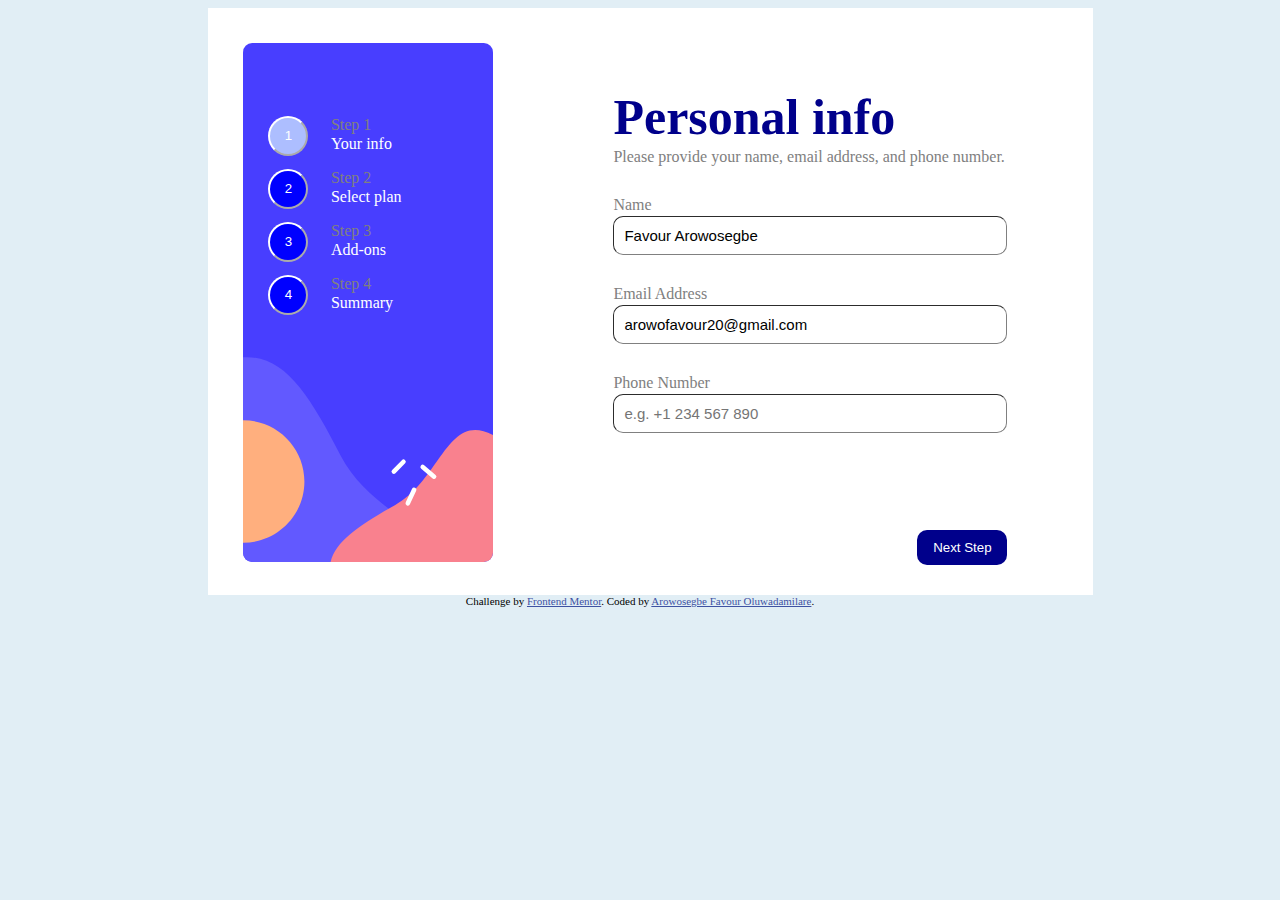
<file: index.html>
<!DOCTYPE html>
<html lang="en">
<head>
  <meta charset="UTF-8">
  <meta name="viewport" content="width=device-width, initial-scale=1.0"> 

  <link rel="icon" type="image/png" sizes="32x32" href="./assets/images/favicon-32x32.png">
  <link rel="stylesheet" href="styles/index1.css">
  
  <title>Frontend Mentor | Multi-step form</title>
</head>
<body>
  <div id="main-div">
    <div id="left-div">
      <img src="assets/images/bg-sidebar-desktop.svg" alt="">
      <div id="steps-div">
        <div id="steps-2">
          <button id="left-btn1">1</button>
          <div id="steps-3">
            <p id="steps">Step 1</p> 
            <p>Your info</p>
          </div>   
        </div> 
        <div id="steps-2">
          <button id="left-btn">2</button>
          <div id="steps-3">
            <p id="steps">Step 2</p>
            <p>Select plan</p> 
        </div> 
          </div> 
        <div id="steps-2">
          <button id="left-btn">3</button>
          <div id="steps-3">
            <p id="steps">Step 3</p>
            <p>Add-ons</p> 
          </div>
          </div>
        <div id="steps-2">
          <button id="left-btn">4</button>
          <div id="steps-3">
            <p id="steps">Step 4</p>
            <p>Summary</p> 
        </div>
      </div>
          </div>
    </div>

  <div class="right-side">
    <div class="sub-topic">
      Personal info
    </div>
    <div class="info">
      Please provide your name, email address, and phone number.
    </div>
    <div class="display">
      <div class="name">Name</div>
      <div class="requirement requirement-js"></div>
    </div>
    <input class="name-js" type="text" maxlength="35" value="Favour Arowosegbe"  placeholder="e.g. Stephen King">
    <div class="display">
      <div class="name">Email Address</div>
      <div class="requirement requirement-js2"></div>
    </div>
    <input class="email-js" type="email" maxlength="35" value="arowofavour20@gmail.com" placeholder="e.g. stephenking@lorem.com">
    <div class="display">
      <div class="name">Phone Number</div>
      <div class="requirement requirement-js3"></div>
    </div>
    <input class="tel-js" type="number" maxlength="35" placeholder="e.g. +1 234 567 890">
    <button onclick="validateForm()" class="enter-btn">
      Next Step
    </button>
  </div>  
  </div>

  <div class="attribution">
    Challenge by <a href="https://www.frontendmentor.io?ref=challenge" target="_blank">Frontend Mentor</a>. 
    Coded by <a href="#">Arowosegbe Favour Oluwadamilare</a>.
  </div>

  <script src="javascript/index.js"></script>
</body>
</html>
</file>
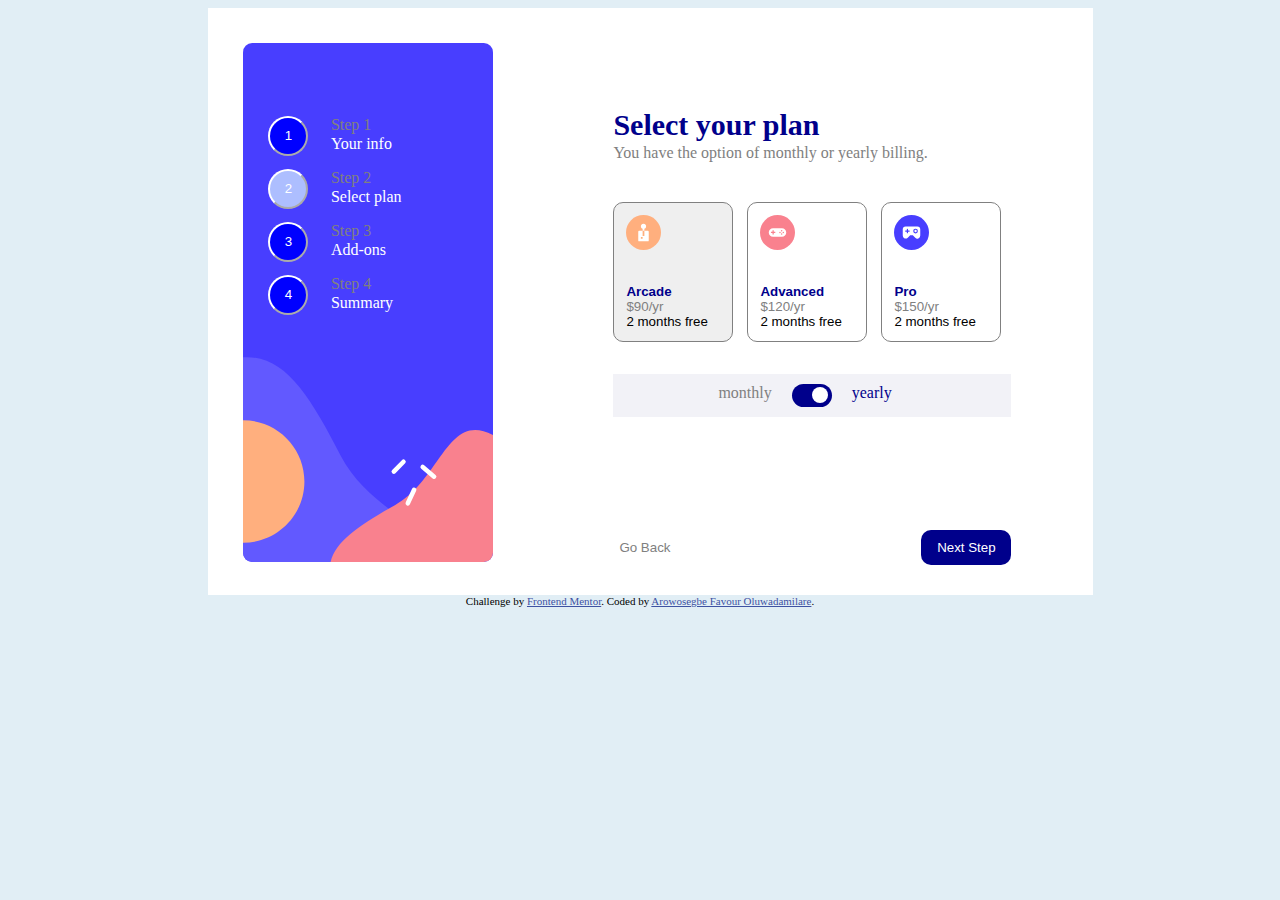
<file: index-2-yearly.html>
<!DOCTYPE html>
<html lang="en">
<head>
  <meta charset="UTF-8">
  <meta name="viewport" content="width=device-width, initial-scale=1.0"> 

  <link rel="icon" type="image/png" sizes="32x32" href="./assets/images/favicon-32x32.png">
  <link rel="stylesheet" href="styles/index-2-yearly.css">
  
  <title>Frontend Mentor 2-yearly</title>
</head>
<body>
  <div id="main-div">
    <div id="left-div">
      <img class="main-img" src="assets/images/bg-sidebar-desktop.svg">
      <div id="steps-div">
        <div id="steps-2">
          <button id="left-btn">1</button>
          <div id="steps-3">
            <p id="steps">Step 1</p> 
            <p>Your info</p>
          </div>   
        </div> 
        <div id="steps-2">
          <button id="left-btn1">2</button>
          <div id="steps-3">
            <p id="steps">Step 2</p>
            <p>Select plan</p> 
        </div> 
          </div> 
        <div id="steps-2">
          <button id="left-btn">3</button>
          <div id="steps-3">
            <p id="steps">Step 3</p>
            <p>Add-ons</p> 
          </div>
          </div>
        <div id="steps-2">
          <button id="left-btn">4</button>
          <div id="steps-3">
            <p id="steps">Step 4</p>
            <p>Summary</p> 
        </div>
      </div>
          </div>
    </div>
  <div class="right-side">
    <div class="sub-topic">
        Select your plan
    </div>
    <div class="info">
        You have the option of monthly or yearly billing.
    </div>
    <button onclick="planButton('First')" class="right-btn1 right-btn1">
        <img class="img-rhs" src="assets/images/icon-arcade.svg">
        <div class="img-text">
            <div class="level">Arcade</div>
            <div class="time">$90/yr</div>
            <div class="level-b">2 months free</div>
        </div>
    </button>
    <button onclick="planButton('Second')" class="right-btn right-btn2">
        <img class="img-rhs" src="assets/images/icon-advanced.svg">
        <div class="img-text">
            <div class="level">Advanced</div>
            <div class="time">$120/yr</div>
            <div class="level-b">2 months free</div>
        </div>
    </button>
    <button onclick="planButton('Third')" class="right-btn right-btn3">
        <img class="img-rhs" src="assets/images/icon-pro.svg">
        <div class="img-text">
            <div class="level">Pro</div>
            <div class="time">$150/yr</div>
            <div class="level-b">2 months free</div>
        </div>
    </button>
    <div class="period">
      <div class="monthly">monthly</div>
      <label onclick="toggleButton2()" class="switch">
        <input type="checkbox">
        <span class="slider round"></span>
      </label>
      <div class="yearly">yearly</div>
    </div>
  
    <button onclick="backBtnYear2()" class="back-btn">Go Back</button>
    <button onclick="myFunctionYear2()" class="enter-btn">
      Next Step
    </button>
  </div>
  </div>

  <div class="attribution">
    Challenge by <a href="https://www.frontendmentor.io?ref=challenge" target="_blank">Frontend Mentor</a>. 
    Coded by <a href="#">Arowosegbe Favour Oluwadamilare</a>.
  </div>

  <script src="javascript/index2.js"></script>
</body>
</html>
</file>
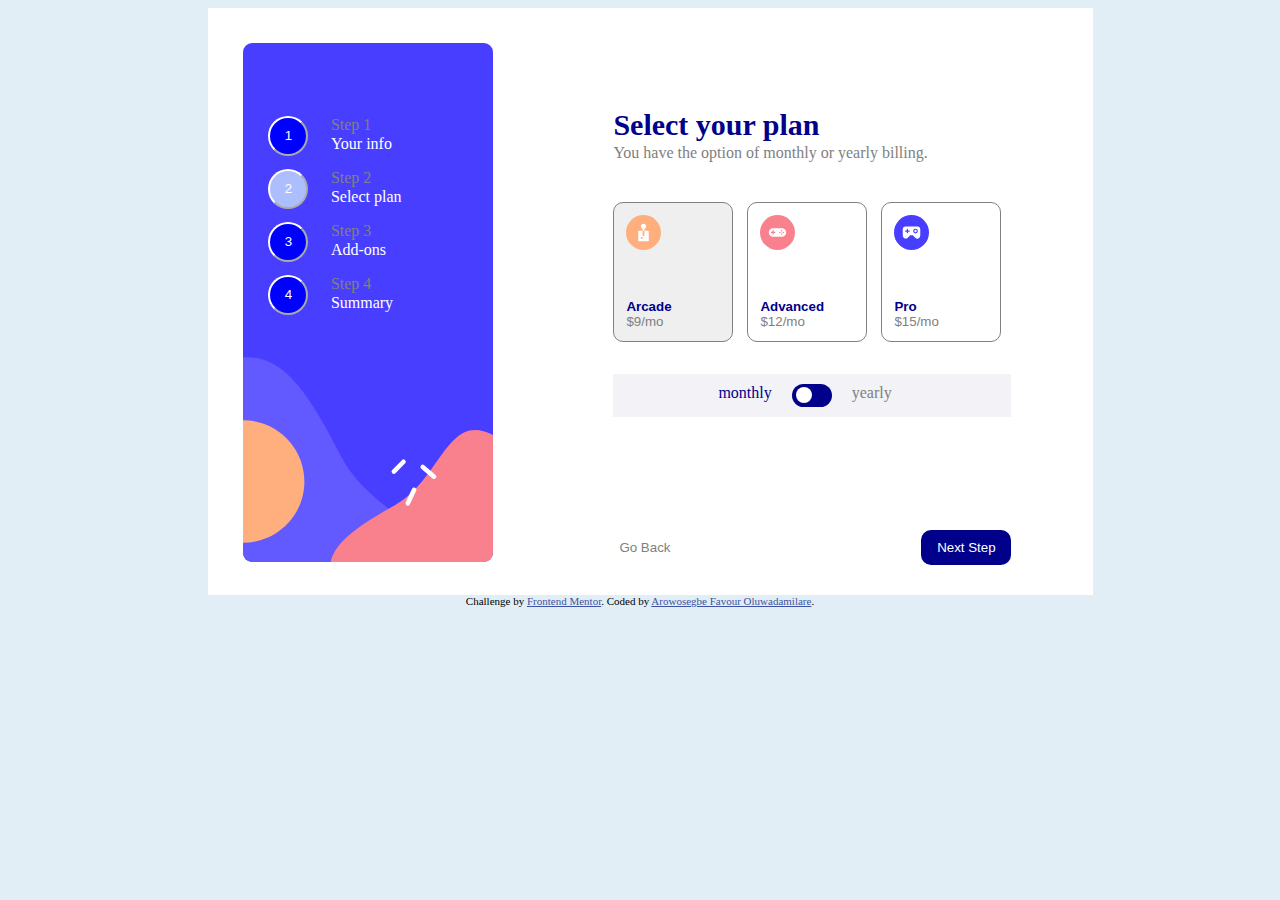
<file: index-2.html>
<!DOCTYPE html>
<html lang="en">
<head>
  <meta charset="UTF-8">
  <meta name="viewport" content="width=device-width, initial-scale=1.0"> 

  <link rel="icon" type="image/png" sizes="32x32" href="./assets/images/favicon-32x32.png">
  <link rel="stylesheet" href="styles/index-2.css">
  
  <title>Frontend Mentor 2</title>
</head>
<body>
  <div id="main-div">
    <div id="left-div">
      <img class="main-img" src="assets/images/bg-sidebar-desktop.svg">
      <div id="steps-div">
        <div id="steps-2">
          <button id="left-btn">1</button>
          <div id="steps-3">
            <p id="steps">Step 1</p> 
            <p>Your info</p>
          </div>   
        </div> 
        <div id="steps-2">
          <button id="left-btn1">2</button>
          <div id="steps-3">
            <p id="steps">Step 2</p>
            <p>Select plan</p> 
        </div> 
          </div> 
        <div id="steps-2">
          <button id="left-btn">3</button>
          <div id="steps-3">
            <p id="steps">Step 3</p>
            <p>Add-ons</p> 
          </div>
          </div>
        <div id="steps-2">
          <button id="left-btn">4</button>
          <div id="steps-3">
            <p id="steps">Step 4</p>
            <p>Summary</p> 
        </div>
      </div>
          </div>
    </div>
  <div class="right-side">
    <div class="sub-topic">
        Select your plan
    </div>
    <div class="info">
        You have the option of monthly or yearly billing.
    </div>
    <button onclick="planButton('First')" class="right-btn1 right-btn1" >
        <img class="img-rhs" src="assets/images/icon-arcade.svg">
        <div class="img-text">
            <div class="level">Arcade</div>
            <div class="time">$9/mo</div>
        </div>
    </button>
    <button onclick="planButton('Second')" class="right-btn right-btn2">
        <img class="img-rhs" src="assets/images/icon-advanced.svg">
        <div class="img-text">
            <div class="level">Advanced</div>
            <div class="time">$12/mo</div>
        </div>
    </button>
    <button onclick="planButton('Third')" class="right-btn right-btn3">
        <img class="img-rhs" src="assets/images/icon-pro.svg">
        <div class="img-text">
            <div class="level">Pro</div>
            <div class="time">$15/mo</div>
        </div>
    </button>
  <div class="period">
    <div class="monthly">monthly</div>
    <label onclick="toggleButton()" class="switch">
      <input type="checkbox">
      <span class="slider round"></span>
    </label>
    <div class="yearly">yearly</div>
  </div>

    <button onclick="backBtn2()" class="back-btn">Go Back</button>
    <button onclick="myFunction2()" class="enter-btn">
      Next Step
    </button>
  </div>
  </div>

  <div class="attribution">
    Challenge by <a href="https://www.frontendmentor.io?ref=challenge" target="_blank">Frontend Mentor</a>. 
    Coded by <a href="#">Arowosegbe Favour Oluwadamilare</a>.
  </div>

  <script src="javascript/index.js"></script>
</body>
</html>
</file>
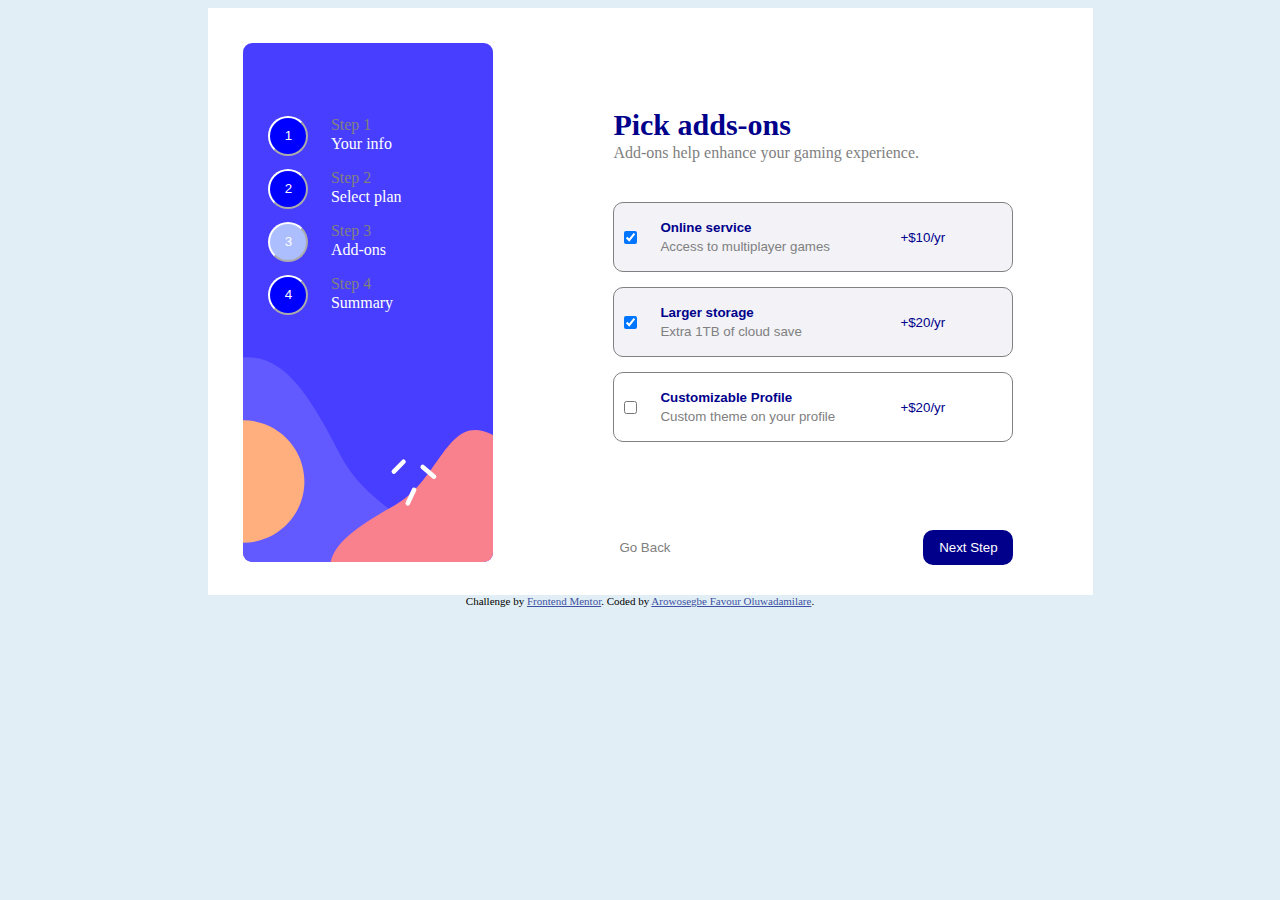
<file: index-3-yearly.html>
<!DOCTYPE html>
<html lang="en">
<head>
  <meta charset="UTF-8">
  <meta name="viewport" content="width=device-width, initial-scale=1.0"> 

  <link rel="icon" type="image/png" sizes="32x32" href="./assets/images/favicon-32x32.png">
  <link rel="stylesheet" href="styles/index-3-yearly.css">
  
  <title>Frontend Mentor 3-yearly</title>
</head>
<body>
  <div id="main-div">
    <div id="left-div">
      <img class="main-img" src="assets/images/bg-sidebar-desktop.svg">
      <div id="steps-div">
        <div id="steps-2">
          <button id="left-btn">1</button>
          <div id="steps-3">
            <p id="steps">Step 1</p> 
            <p>Your info</p>
          </div>   
        </div> 
        <div id="steps-2">
          <button id="left-btn">2</button>
          <div id="steps-3">
            <p id="steps">Step 2</p>
            <p>Select plan</p> 
        </div> 
          </div> 
        <div id="steps-2">
          <button id="left-btn1">3</button>
          <div id="steps-3">
            <p id="steps">Step 3</p>
            <p>Add-ons</p> 
          </div>
          </div>
        <div id="steps-2">
          <button id="left-btn">4</button>
          <div id="steps-3">
            <p id="steps">Step 4</p>
            <p>Summary</p> 
        </div>
      </div>
          </div>
    </div>
  <div class="right-side">
    <div class="sub-topic">
        Pick adds-ons
    </div>
    <div class="info">
        Add-ons help enhance your gaming experience.
    </div>
    <button class="right-btn1">
        <div class="check"><input onclick="pickButton1()" ondblclick="pickButton('First')" class="right-div1" type="checkbox" checked></div>
        <div class="img-text">
            <div class="level">Online service</div>
            <div class="time">Access to multiplayer games</div>
        </div>
        <div class="level-b">+$10/yr</div>
    </button>
    <button class="right-btn1 right-btn5">
        <div class="check"><input onclick="pickButton2()" ondblclick="pickButton('Second')" class="right-div2" type="checkbox" checked></div>
        <div class="img-text">
            <div class="level">Larger storage</div>
            <div class="time">Extra 1TB of cloud save</div>
        </div>
        <div class="level-b">+$20/yr</div>
    </button>
    <button class="right-btn right-btn6">
        <div class="check"><input onclick="pickButton3()" ondblclick="pickButton('Third')" class="right-div3" type="checkbox"></div>
        <div class="img-text">
            <div class="level">Customizable Profile</div>
            <div class="time">Custom theme on your profile</div>
        </div>
        <div class="level-b">+$20/yr</div>
    </button>
    <button onclick="backBtnYear3()" class="back-btn">Go Back</button>
    <button onclick="myFunctionYear3()" class="enter-btn">
      Next Step
    </button>
  </div>
  </div>

  <div class="attribution">
    Challenge by <a href="https://www.frontendmentor.io?ref=challenge" target="_blank">Frontend Mentor</a>. 
    Coded by <a href="#">Arowosegbe Favour Oluwadamilare</a>.
  </div>

  <script src="javascript/index2.js"></script>
</body>
</html>
</file>
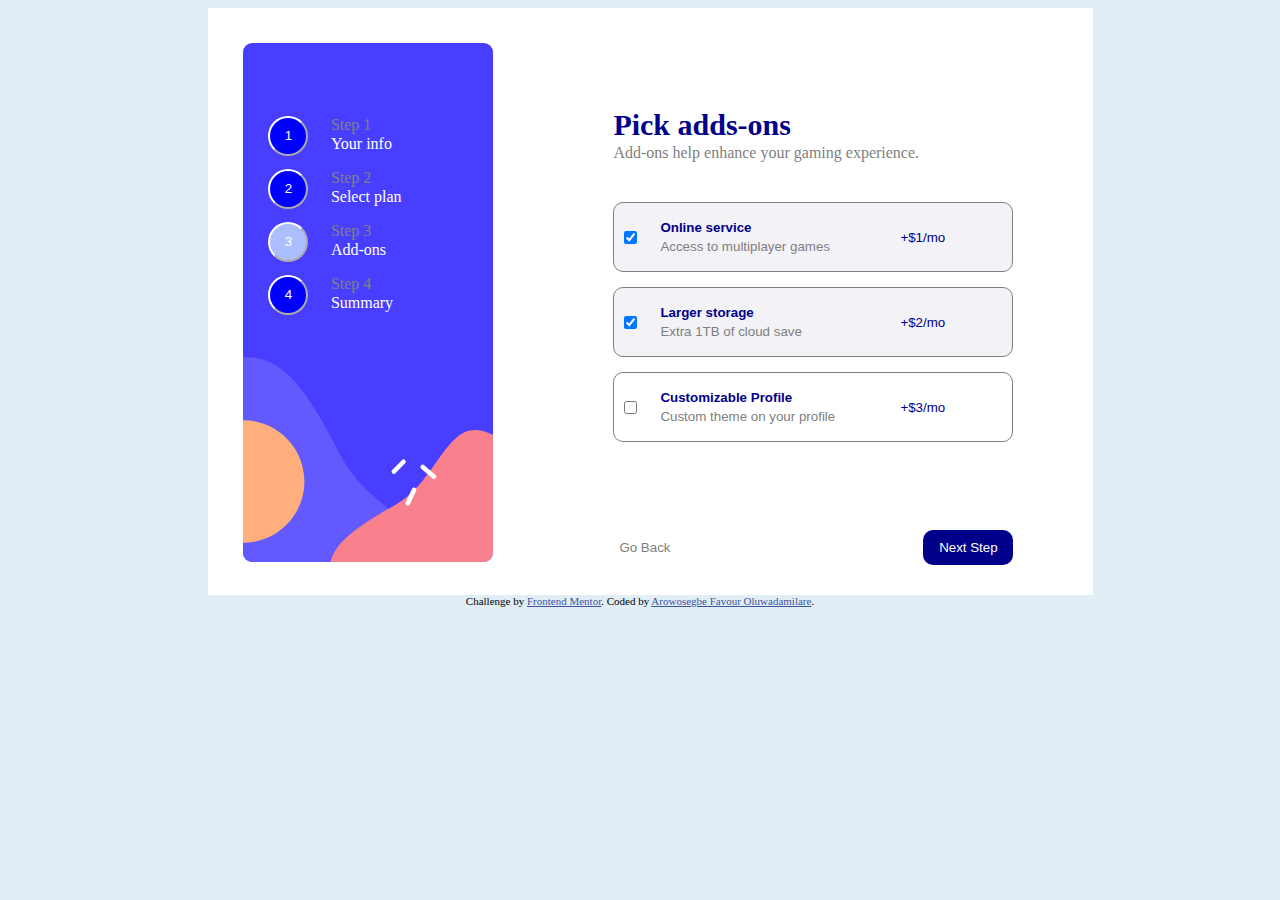
<file: index-3.html>
<!DOCTYPE html>
<html lang="en">
<head>
  <meta charset="UTF-8">
  <meta name="viewport" content="width=device-width, initial-scale=1.0"> 

  <link rel="icon" type="image/png" sizes="32x32" href="./assets/images/favicon-32x32.png">
  <link rel="stylesheet" href="styles/index-3.css">
  
  <title>Frontend Mentor 3</title>
</head>
<body>
  <div id="main-div">
    <div id="left-div">
      <img class="main-img" src="assets/images/bg-sidebar-desktop.svg">
      <div id="steps-div">
        <div id="steps-2">
          <button id="left-btn">1</button>
          <div id="steps-3">
            <p id="steps">Step 1</p> 
            <p>Your info</p>
          </div>   
        </div> 
        <div id="steps-2">
          <button id="left-btn">2</button>
          <div id="steps-3">
            <p id="steps">Step 2</p>
            <p>Select plan</p> 
        </div> 
          </div> 
        <div id="steps-2">
          <button id="left-btn1">3</button>
          <div id="steps-3">
            <p id="steps">Step 3</p>
            <p>Add-ons</p> 
          </div>
          </div>
        <div id="steps-2">
          <button id="left-btn">4</button>
          <div id="steps-3">
            <p id="steps">Step 4</p>
            <p>Summary</p> 
        </div>
      </div>
          </div>
    </div>
  <div class="right-side">
    <div class="sub-topic">
        Pick adds-ons
    </div>
    <div class="info">
        Add-ons help enhance your gaming experience.
    </div>
    <button class="right-btn1">
        <div class="check"><input onclick="pickButton1(); " ondblclick="pickButton('First')" class="right-div1" type="checkbox" checked></div>
        <div class="img-text">
            <div class="level">Online service</div>
            <div class="time">Access to multiplayer games</div>
        </div>
        <div class="level-b">+$1/mo</div>
    </button>
    <button class="right-btn1 right-btn5">
        <div class="check"><input onclick="pickButton2()" ondblclick="pickButton('Second')" class="right-div2" type="checkbox" checked></div>
        <div class="img-text">
            <div class="level">Larger storage</div>
            <div class="time">Extra 1TB of cloud save</div>
        </div>
        <div class="level-b">+$2/mo</div>
    </button>
    <button class="right-btn right-btn6">
        <div class="check"><input onclick="pickButton3()" ondblclick="pickButton('Third')" class="right-div3" type="checkbox"></div>
        <div class="img-text">
            <div class="level">Customizable Profile</div>
            <div class="time">Custom theme on your profile</div>
        </div>
        <div class="level-b">+$3/mo</div>
    </button>
    <button onclick="backBtn3()" class="back-btn">Go Back</button>
    <button onclick="myFunction3()" class="enter-btn">
      Next Step
    </button>
  </div>
  </div>

  <div class="attribution">
    Challenge by <a href="https://www.frontendmentor.io?ref=challenge" target="_blank">Frontend Mentor</a>. 
    Coded by <a href="#">Arowosegbe Favour Oluwadamilare</a>.
  </div>

  <script src="javascript/index.js"></script>
</body>
</html>
</file>
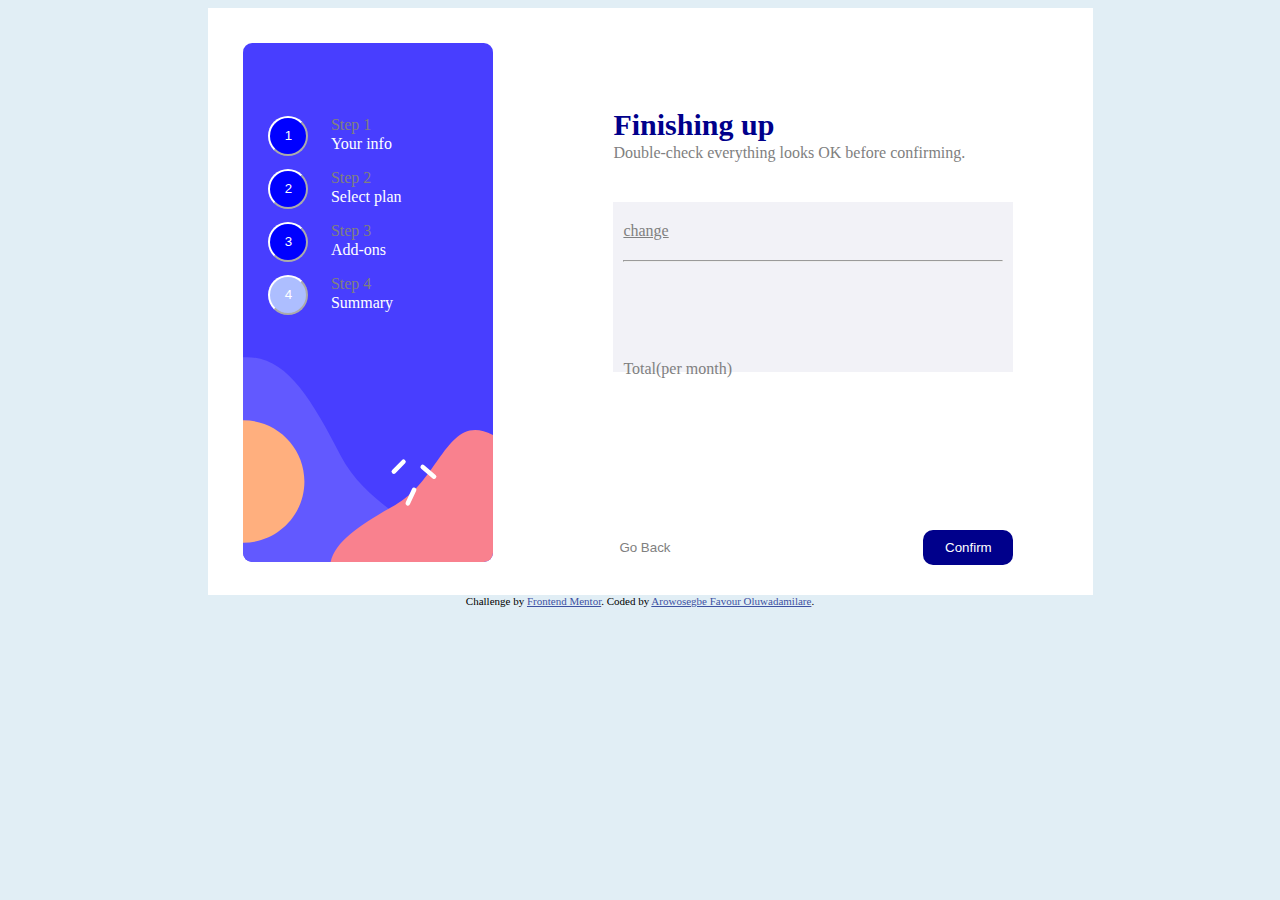
<file: index-4-yearly.html>
<!DOCTYPE html>
<html lang="en">
<head>
  <meta charset="UTF-8">
  <meta name="viewport" content="width=device-width, initial-scale=1.0"> 

  <link rel="icon" type="image/png" sizes="32x32" href="./assets/images/favicon-32x32.png">
  <link rel="stylesheet" href="styles/index-4-yearly.css">
  
  <title>Frontend Mentor 4-yearly</title>
</head>
<body>
  <div id="main-div">
    <div id="left-div">
      <img class="main-img" src="assets/images/bg-sidebar-desktop.svg">
      <div id="steps-div">
        <div id="steps-2">
          <button id="left-btn">1</button>
          <div id="steps-3">
            <p id="steps">Step 1</p> 
            <p>Your info</p>
          </div>   
        </div> 
        <div id="steps-2">
          <button id="left-btn">2</button>
          <div id="steps-3">
            <p id="steps">Step 2</p>
            <p>Select plan</p> 
        </div> 
          </div> 
        <div id="steps-2">
          <button id="left-btn">3</button>
          <div id="steps-3">
            <p id="steps">Step 3</p>
            <p>Add-ons</p> 
          </div>
          </div>
        <div id="steps-2">
          <button id="left-btn1">4</button>
          <div id="steps-3">
            <p id="steps">Step 4</p>
            <p>Summary</p> 
        </div>
      </div>
          </div>
    </div>
  <div class="right-side">
    <div class="sub-topic">
        Finishing up
    </div>
    <div class="info">
        Double-check everything looks OK before confirming.
    </div>
    <div class="right-div">
        <div class="plan plan-js"></div>
    <div class="top-right">
        <div onclick="changeBtn()" class="service1">
            <u>change</u>
        </div>
        <div class="cost-main cost-main-js"></div>
    </div>
    <hr>
    <div class="middle-right">
        <div class="service service-js"></div>
        <div class="cost cost-js"></div>
    </div>
    <div class="final-right">
      <div class="service service-js2"></div>
      <div class="cost cost-js2"></div>
    </div>
    <div class="final-right">
        <div class="service service-js3"></div>
        <div class="cost cost-js3"></div>
    </div>
    <div class="extra-right">
        <div class="service service-js4"></div>
        <div class="cost-main2 cost-main-js4"></div>
    </div>
    </div>
    <button onclick="backBtnYear4()" class="back-btn">
        Go Back
    </button>
    <button onclick="myFunctionYear4()" class="enter-btn">
      Confirm
    </button>
  </div>
  </div>

  <div class="attribution">
    Challenge by <a href="https://www.frontendmentor.io?ref=challenge" target="_blank">Frontend Mentor</a>. 
    Coded by <a href="#">Arowosegbe Favour Oluwadamilare</a>.
  </div>

  <script src="javascript/index2.js"></script>
</body>
</html>
</file>
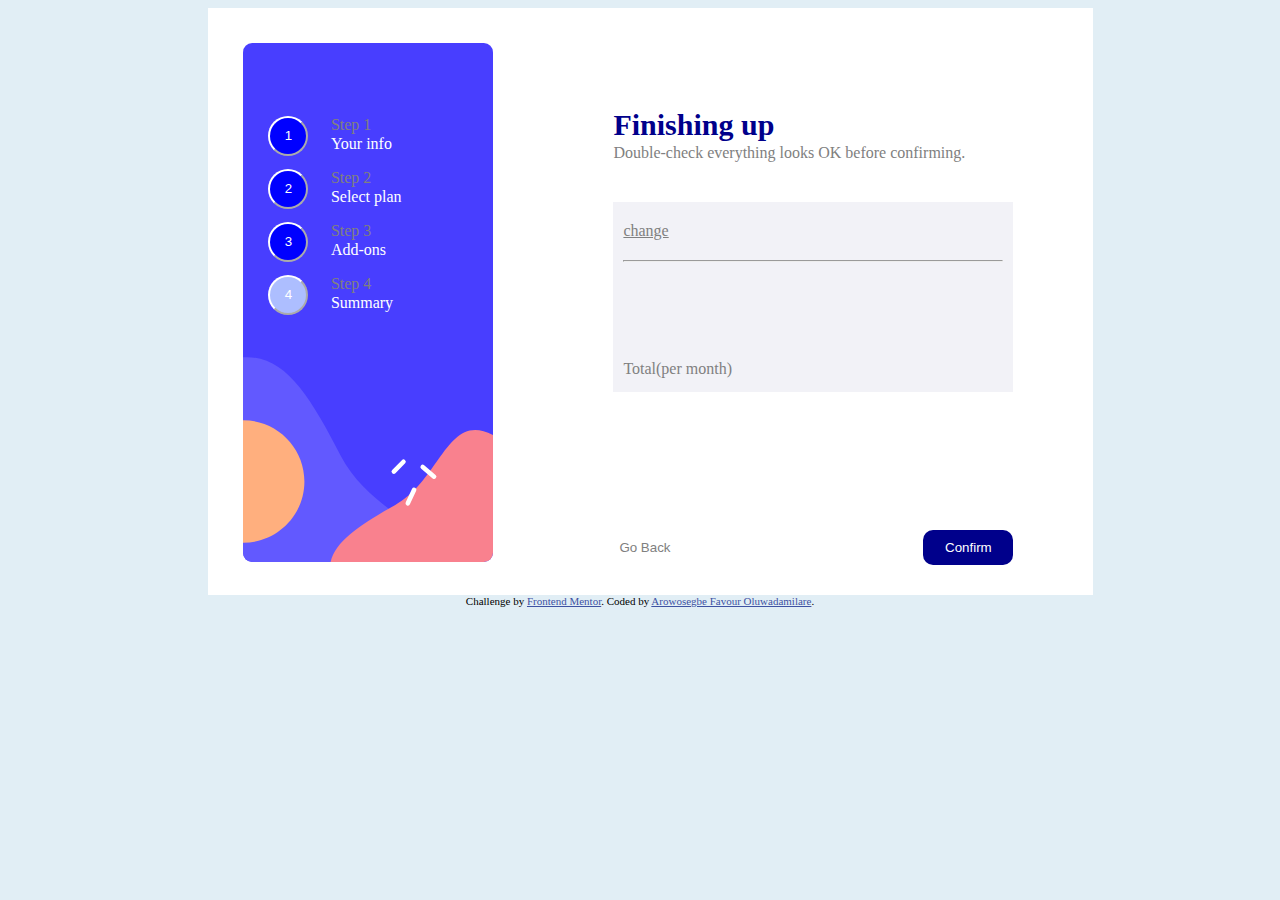
<file: index-4.html>
<!DOCTYPE html>
<html lang="en">
<head>
  <meta charset="UTF-8">
  <meta name="viewport" content="width=device-width, initial-scale=1.0"> 

  <link rel="icon" type="image/png" sizes="32x32" href="./assets/images/favicon-32x32.png">
  <link rel="stylesheet" href="styles/index-4.css">
  
  <title>Frontend Mentor 4</title>
</head>
<body>
  <div id="main-div">
    <div id="left-div">
      <img class="main-img" src="assets/images/bg-sidebar-desktop.svg">
      <div id="steps-div">
        <div id="steps-2">
          <button id="left-btn">1</button>
          <div id="steps-3">
            <p id="steps">Step 1</p> 
            <p>Your info</p>
          </div>   
        </div> 
        <div id="steps-2">
          <button id="left-btn">2</button>
          <div id="steps-3">
            <p id="steps">Step 2</p>
            <p>Select plan</p> 
        </div> 
          </div> 
        <div id="steps-2">
          <button id="left-btn">3</button>
          <div id="steps-3">
            <p id="steps">Step 3</p>
            <p>Add-ons</p> 
          </div>
          </div>
        <div id="steps-2">
          <button id="left-btn1">4</button>
          <div id="steps-3">
            <p id="steps">Step 4</p>
            <p>Summary</p> 
        </div>
      </div>
          </div>
    </div>
  <div class="right-side">
    <div class="sub-topic">
        Finishing up
    </div>
    <div class="info">
        Double-check everything looks OK before confirming.
    </div>
    <div class="right-div">
        <div class="plan plan-js"></div>
    <div class="top-right">
        <div onclick="changeBtn()" class="service1">
            <u>change</u>
        </div>
        <div class="cost-main cost-main-js"></div>
    </div>
    <hr>
    <div class="middle-right">
        <div class="service service-js"></div>
        <div class="cost cost-js"></div>
    </div>
    <div class="final-right">
        <div class="service service-js2"></div>
        <div class="cost cost-js2"></div>
    </div>
    <div class="final-right">
      <div class="service service-js3"></div>
      <div class="cost cost-js3"></div>
    </div>
    <div class="extra-right">
        <div class="service service-js4"></div>
        <div class="cost-main2 cost-main-js4"></div>
    </div>
    </div>
    <button onclick="backBtn4()" class="back-btn">
        Go Back
    </button>
    <button onclick="myFunction4()" class="enter-btn">
      Confirm
    </button>
  </div>
  </div>

  <div class="attribution">
    Challenge by <a href="https://www.frontendmentor.io?ref=challenge" target="_blank">Frontend Mentor</a>. 
    Coded by <a href="#">Arowosegbe Favour Oluwadamilare</a>.
  </div>

  <script src="javascript/index.js"></script>
</body>
</html>
</file>
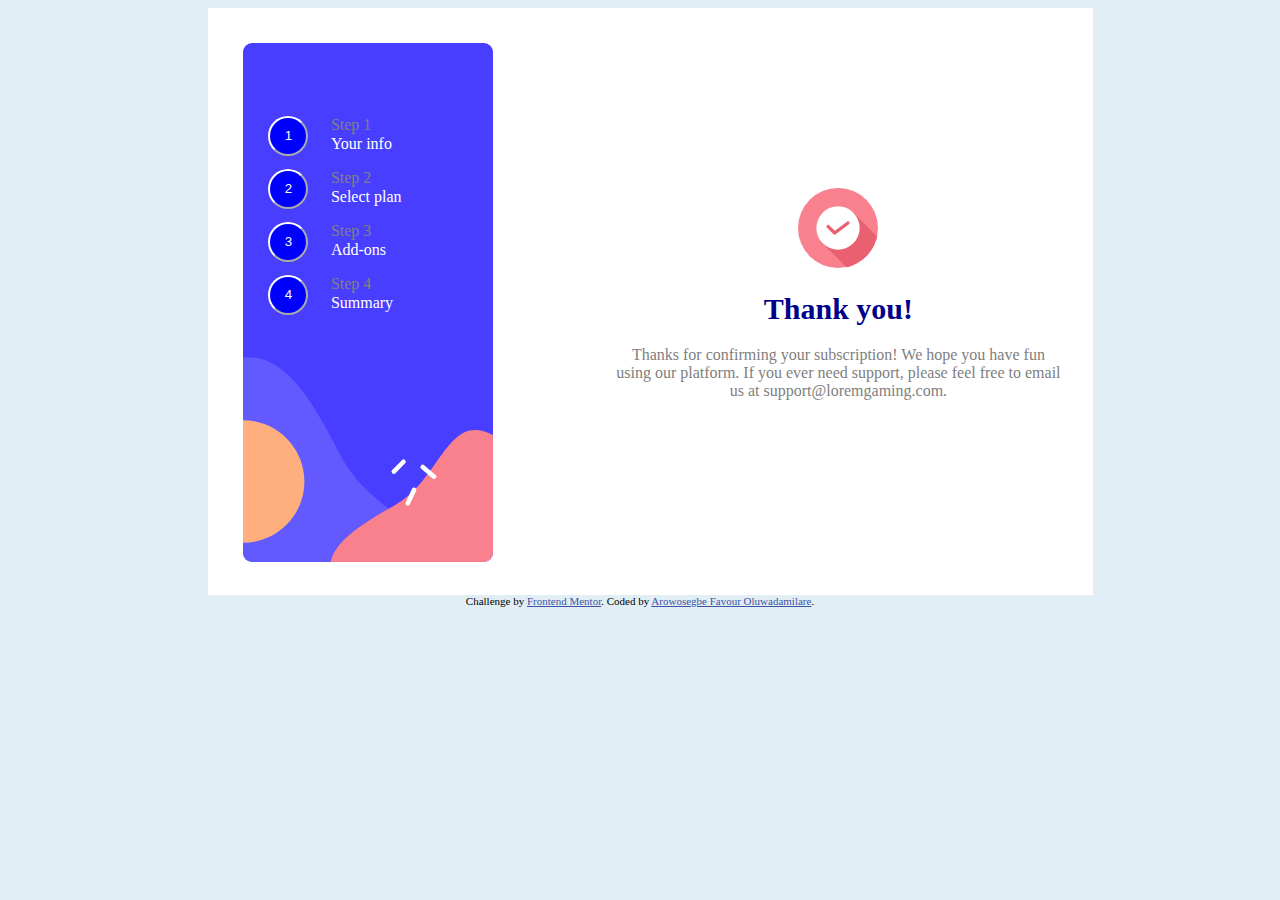
<file: index-5.html>
<!DOCTYPE html>
<html lang="en">
<head>
  <meta charset="UTF-8">
  <meta name="viewport" content="width=device-width, initial-scale=1.0"> 

  <link rel="icon" type="image/png" sizes="32x32" href="./assets/images/favicon-32x32.png">
  <link rel="stylesheet" href="styles/index-5.css">
  
  <title>Frontend Mentor 5</title>
</head>
<body>
  <div id="main-div">
    <div id="left-div">
      <img class="main-img" src="assets/images/bg-sidebar-desktop.svg">
      <div id="steps-div">
        <div id="steps-2">
          <button onclick="backBtn2()" id="left-btn">1</button>
          <div id="steps-3">
            <p id="steps">Step 1</p> 
            <p>Your info</p>
          </div>   
        </div> 
        <div id="steps-2">
          <button id="left-btn">2</button>
          <div id="steps-3">
            <p id="steps">Step 2</p>
            <p>Select plan</p> 
        </div> 
          </div> 
        <div id="steps-2">
          <button id="left-btn">3</button>
          <div id="steps-3">
            <p id="steps">Step 3</p>
            <p>Add-ons</p> 
          </div>
          </div>
        <div id="steps-2">
          <button id="left-btn">4</button>
          <div id="steps-3">
            <p id="steps">Step 4</p>
            <p>Summary</p> 
        </div>
      </div>
          </div>
    </div>
  <div class="right-side">
        <div class="right-div">
            <img class="right-img" src="assets/images/icon-thank-you.svg" >
            <div class="right-text1">
                Thank you!
            </div>
            <div class="right-text2">
                Thanks for confirming your subscription! We hope you have fun 
                using our platform. If you ever need support, please feel free 
                to email us at support@loremgaming.com.
            </div>
        </div>
  </div>
  </div>

  <div class="attribution">
    Challenge by <a href="https://www.frontendmentor.io?ref=challenge" target="_blank">Frontend Mentor</a>. 
    Coded by <a href="#">Arowosegbe Favour Oluwadamilare</a>.
  </div>

  <script src="javascript/index.js"></script>
</body>
</html>
</file>
<file: styles/index1.css>
.attribution { 
    font-size: 11px;
    text-align: center;
}
.attribution a { color: hsl(228, 45%, 44%); }

body{
    background-color: rgb(225, 238, 245);
}

#main-div{
    width: 70%;
    background-color: white;
    display: flex;
    flex-direction: row;
    margin-left: 200px;
}

#left-div{
    padding-left: 4%;
    padding-top: 4%;
    padding-bottom: 2%;
    display: inline-block;
    position: relative;
}

img{
    display: inline-block;
    z-index: 0;
    width: 250px;
}

#left-btn{
    border-radius: 50%;
    background-color: blue;
    display: inline;
    color: white;
    height: 40px;
    width: 40px;
    border-color: white;
    z-index: 100;
    cursor: pointer;
}

#left-btn1{
    background-color: hsl(228, 100%, 84%);
    border-radius: 50%;
    display: inline;
    color: white;
    height: 40px;
    width: 40px;
    border-color: white;
    z-index: 100;
    cursor: pointer;
}

#steps-div{
    margin-top: -180%;
    margin-bottom: 100%;
}

#steps{
    color: gray;
    margin-top: 0;
}

p{
    margin-top: -15px;
    z-index: 100;
}

#steps-2{
    color: white;
    display: flex;
    flex-direction: row;
    margin-left: 10%;
    background-color: palevioletred;
    z-index: 100;
}

#steps-3{
    display: flex;
    flex-direction: column;
    margin-left: 10%;
}

.right-side {
    margin-left: 110px;
    position: relative;
    padding-left: 10px;
    padding-right: 10px;
}

.sub-topic {
padding-top: 80px;
color: darkblue;
font-size: 50px;
font-weight: bold;
}

.info {
    color: gray;
    margin-top: 2px;
}

.display{
    display: flex;
    flex-direction: row;
    justify-content: space-between;
}

.name {
    margin-top: 30px;
    margin-bottom: 2px;
    color: gray;
}

.requirement {
    margin-top: 30px;
    margin-bottom: 2px;
    color: red;
}

input {
    padding: 10px 10px 10px 10px;
    width: 372px;
    border-radius: 10px;
    border-width: 1px;
    border-color: gray;
    font-size: 15px;
    cursor: pointer;
}

.enter-btn {
    width: 90px;
    padding: 10px 0px 10px 0px;
    border-radius: 10px;
    border: none;
    background-color: darkblue;
    color: white;
    position: absolute;
    bottom: 30px;
    right: 10px;
    cursor: pointer;
}
</file>
<file: styles/index-2-yearly.css>
.attribution { 
    font-size: 11px;
    text-align: center;
}
.attribution a { color: hsl(228, 45%, 44%); }

body{
    background-color: rgb(225, 238, 245);
}

#main-div{
    width: 70%;
    background-color: white;
    display: flex;
    flex-direction: row;
    margin-left: 200px;
}

#left-div{
    padding-left: 4%;
    padding-top: 4%;
    padding-bottom: 2%;
    display: inline-block;
    position: relative;
}

.main-img {
    display: inline-block;
    z-index: 0;
    width: 250px;
}

img{
    display: inline-block;
    z-index: 0;
    width: 20px;
}

#left-btn{
    border-radius: 50%;
    background-color: blue;
    display: inline;
    color: white;
    height: 40px;
    width: 40px;
    border-color: white;
    z-index: 100;
    cursor: pointer;
}

#left-btn1{
    background-color: hsl(228, 100%, 84%);
    border-radius: 50%;
    display: inline;
    color: white;
    height: 40px;
    width: 40px;
    border-color: white;
    z-index: 100;
    cursor: pointer;
}

#steps-div{
    margin-top: -180%;
    margin-bottom: 100%;
}

#steps{
    color: gray;
    margin-top: 0;
}

p{
    margin-top: -15px;
    z-index: 100;
}

#steps-2{
    color: white;
    display: flex;
    flex-direction: row;
    margin-left: 10%;
    background-color: palevioletred;
    z-index: 100;
}

#steps-3{
    display: flex;
    flex-direction: column;
    margin-left: 10%;
}

.right-side {
    margin-left: 110px;
    position: relative;
    padding-left: 10px;
    padding-right: 10px;
}

.sub-topic {
    padding-top: 100px;
    color: darkblue;
    font-size: 30px;
    font-weight: bold;
}

.info {
    color: gray;
    margin-top: 2px;
    margin-bottom: 40px;
}

.enter-btn {
    width: 90px;
    padding: 10px 0px 10px 0px;
    border-radius: 10px;
    border: none;
    background-color: darkblue;
    color: white;
    position: absolute;
    bottom: 30px;
    right: 10px;
    cursor: pointer;
}

.right-btn {
    width: 120px;
    height: 140px;
    margin-right: 10px;
    border-radius: 10px;
    border-width: 1px;
    border-color: gray;
    border-style: solid;
    background-color: white;
    position: relative;
    cursor: pointer;
}

.right-btn:hover {
    border: 1px;
    border-style: solid;
    border-color: gray;
}

.right-btn1 {
    width: 120px;
    height: 140px;
    margin-right: 10px;
    border-radius: 10px;
    border-width: 1px;
    border-color: gray;
    border-style: solid;
    background-color: 'rgb(242, 242, 247)';
    position: relative;
    cursor: pointer;
}

.right-btn1:hover {
    border: 1px;
    border-style: solid;
    border-color: gray;
}

.img-rhs {
    position: absolute;
    top: 12px;
    left: 12px;
    width: 35px;
}

.img-text {
    position: absolute;
    bottom: 12px;
    left: 12px;
}

.level {
    color: darkblue;
    font-weight: bold;
    width: 20px;
}

.time {
    color: gray;
    width: 20px;
}
.back-btn {
    border: none;
    color: gray;
    padding: 10px 4px 10px 4px;
    border-radius: 10px;
    position: absolute;
    left: 12px;
    bottom: 30px;
    background-color: white;
    cursor: pointer;
}

.back-btn:hover {
    color: darkblue;
}

.period {
    background-color: rgb(242, 242, 247);
    margin-top: 30px;
    padding-top: 10px;
    padding-bottom: 10px;
    display: flex;
    flex-direction: row;
    text-align: center;
}

.monthly {
    margin-left: 105px;
    margin-right: 20px;
    color: gray;
}

.yearly {
    margin-left: 20px;
    color: darkblue;
}

.switch {
    position: relative;
    display: inline-block;
    width: 40px;
    height: 23px;
}

.slider {
    position: absolute;
    cursor: pointer;
    top: 0;
    left: 0;
    right: 0;
    bottom: 0;
    border-radius: 20px;
    background-color: darkblue;
    -webkit-transition: .4s;
    transition: .4s;
}

.slider::before {
    position: absolute;
    content: "";
    height: 16px;
    width: 16px;
    right: 4px;
    bottom: 4px;
    border-radius: 20px;
    background-color: white;
    -webkit-transition: .4s;
    transition: .4s;
}

input:checked + .slider {
    background-color: darkblue;
}

input:focus + .slider {
    box-shadow: 0 0 1px darkblue;
}

input:checked + .slider::before {
    -webkit-transform: translateX(-16px);
    -ms-transform: translateX(-16px);
    transform: translateX(-16px);
}
</file>
<file: styles/index-2.css>
.attribution { 
    font-size: 11px;
    text-align: center;
}
.attribution a { color: hsl(228, 45%, 44%); }

body{
    background-color: rgb(225, 238, 245);
}

#main-div{
    width: 70%;
    background-color: white;
    display: flex;
    flex-direction: row;
    margin-left: 200px;
}

#left-div{
    padding-left: 4%;
    padding-top: 4%;
    padding-bottom: 2%;
    display: inline-block;
    position: relative;
}

.main-img {
    display: inline-block;
    z-index: 0;
    width: 250px;
}

img{
    display: inline-block;
    z-index: 0;
    width: 20px;
}

#left-btn{
    border-radius: 50%;
    background-color: blue;
    display: inline;
    color: white;
    height: 40px;
    width: 40px;
    border-color: white;
    z-index: 100;
    cursor: pointer;
}

#left-btn1{
    background-color: hsl(228, 100%, 84%);
    border-radius: 50%;
    display: inline;
    color: white;
    height: 40px;
    width: 40px;
    border-color: white;
    z-index: 100;
    cursor: pointer;
}

#steps-div{
    margin-top: -180%;
    margin-bottom: 100%;
}

#steps{
    color: gray;
    margin-top: 0;
}

p{
    margin-top: -15px;
    z-index: 100;
}

#steps-2{
    color: white;
    display: flex;
    flex-direction: row;
    margin-left: 10%;
    background-color: palevioletred;
    z-index: 100;
}

#steps-3{
    display: flex;
    flex-direction: column;
    margin-left: 10%;
}

.right-side {
    margin-left: 110px;
    position: relative;
    padding-left: 10px;
    padding-right: 10px;
}

.sub-topic {
    padding-top: 100px;
    color: darkblue;
    font-size: 30px;
    font-weight: bold;
}

.info {
    color: gray;
    margin-top: 2px;
    margin-bottom: 40px;
}

.enter-btn {
    width: 90px;
    padding: 10px 0px 10px 0px;
    border-radius: 10px;
    border: none;
    background-color: darkblue;
    color: white;
    position: absolute;
    bottom: 30px;
    right: 10px;
    cursor: pointer;
}

.right-btn {
    width: 120px;
    height: 140px;
    margin-right: 10px;
    border-radius: 10px;
    border: 1px;
    border-color: gray;
    border-style: solid;
    background-color: white;
    position: relative;
    cursor: pointer;
}

.right-btn:hover {
    border: 1px;
    border-style: solid;
    border-color: gray;
}

.right-btn1 {
    width: 120px;
    height: 140px;
    margin-right: 10px;
    border-radius: 10px;
    border: 1px;
    border-color: gray;
    border-style: solid;
    background-color: 'rgb(242, 242, 247)';
    position: relative;
    cursor: pointer;
}

.right-btn1:hover {
    border: 1px;
    border-style: solid;
    border-color: gray;
}

.img-rhs {
    position: absolute;
    top: 12px;
    left: 12px;
    width: 35px;
}

.img-text {
    position: absolute;
    bottom: 12px;
    left: 12px;
}

.level {
    color: darkblue;
    font-weight: bold;
}

.time {
    color: gray;
    width: 20px;
}
.back-btn {
    border: none;
    color: gray;
    padding: 10px 4px 10px 4px;
    border-radius: 10px;
    position: absolute;
    left: 12px;
    bottom: 30px;
    background-color: white;
    cursor: pointer;
}

.back-btn:hover {
    color: darkblue;
}

.period {
    background-color: rgb(242, 242, 247);
    margin-top: 30px;
    padding-top: 10px;
    padding-bottom: 10px;
    display: flex;
    flex-direction: row;
    text-align: center;
}

.monthly {
    margin-left: 105px;
    margin-right: 20px;
    color: darkblue;
}

.yearly {
    margin-left: 20px;
    color: gray;
}

.switch {
    position: relative;
    display: inline-block;
    width: 40px;
    height: 23px;
}

.slider {
    position: absolute;
    cursor: pointer;
    top: 0;
    left: 0;
    right: 0;
    bottom: 0;
    border-radius: 20px;
    background-color: darkblue;
    -webkit-transition: .4s;
    transition: .4s;
}

.slider::before {
    position: absolute;
    content: "";
    height: 16px;
    width: 16px;
    left: 4px;
    bottom: 4px;
    border-radius: 20px;
    background-color: white;
    -webkit-transition: .4s;
    transition: .4s;
}

input:checked + .slider {
    background-color: darkblue;
}

input:focus + .slider {
    box-shadow: 0 0 1px darkblue;
}

input:checked + .slider::before {
    -webkit-transform: translateX(16px);
    -ms-transform: translateX(16px);
    transform: translateX(16px);
}
</file>
<file: styles/index-3-yearly.css>
.attribution { 
    font-size: 11px;
    text-align: center;
}
.attribution a { color: hsl(228, 45%, 44%); }

body{
    background-color: rgb(225, 238, 245);
}

#main-div{
    width: 70%;
    background-color: white;
    display: flex;
    flex-direction: row;
    margin-left: 200px;
}

#left-div{
    padding-left: 4%;
    padding-top: 4%;
    padding-bottom: 2%;
    display: inline-block;
    position: relative;
}

.main-img {
    display: inline-block;
    z-index: 0;
    width: 250px;
}

img{
    display: inline-block;
    z-index: 0;
    width: 20px;
}

#left-btn{
    border-radius: 50%;
    background-color: blue;
    display: inline;
    color: white;
    height: 40px;
    width: 40px;
    border-color: white;
    z-index: 100;
    cursor: pointer;
}

#left-btn1{
    background-color: hsl(228, 100%, 84%);
    border-radius: 50%;
    display: inline;
    color: white;
    height: 40px;
    width: 40px;
    border-color: white;
    z-index: 100;
    cursor: pointer;
}

#steps-div{
    margin-top: -180%;
    margin-bottom: 100%;
}

#steps{
    color: gray;
    margin-top: 0;
}

p{
    margin-top: -15px;
    z-index: 100;
}

#steps-2{
    color: white;
    display: flex;
    flex-direction: row;
    margin-left: 10%;
    background-color: palevioletred;
    z-index: 100;
}

#steps-3{
    display: flex;
    flex-direction: column;
    margin-left: 10%;
}

.right-side {
    margin-left: 110px;
    position: relative;
    padding-left: 10px;
    padding-right: 10px;
    width: 400px;
}

.sub-topic {
    padding-top: 100px;
    color: darkblue;
    font-size: 30px;
    font-weight: bold;
}

.info {
    color: gray;
    margin-top: 2px;
    margin-bottom: 40px;
}

.enter-btn {
    width: 90px;
    padding: 10px 0px 10px 0px;
    border-radius: 10px;
    border: none;
    background-color: darkblue;
    color: white;
    position: absolute;
    bottom: 30px;
    right: 10px;
    cursor: pointer;
}

.right-btn {
    width: 400px;
    height: 70px;
    margin-right: 10px;
    margin-bottom: 15px;
    border-radius: 10px;
    border-width: 1px;
    border-color: gray;
    border-style: solid;
    background-color: white;
    position: relative;
    cursor: pointer;
    display: flex;
    flex-direction: row;
    align-items: center;
}

.right-btn1 {
    width: 400px;
    height: 70px;
    margin-right: 10px;
    margin-bottom: 15px;
    border-radius: 10px;
    border-width: 1px;
    border-color: gray;
    border-style: solid;
    background-color: rgb(242, 242, 247);
    position: relative;
    cursor: pointer;
    display: flex;
    flex-direction: row;
    align-items: center;
}

.check {
    margin-right: 20px;
}

input {
    cursor: pointer;
}

.img-text {
    width: 180px;
    margin-right: 60px;
}

.level {
    color: darkblue;
    font-weight: bold;
    text-align: left;
    margin-bottom: 4px;
}

.level-b {
    color: darkblue;

}

.time {
    color: gray;
    text-align: left;
}

.back-btn {
    border: none;
    color: gray;
    padding: 10px 4px 10px 4px;
    border-radius: 10px;
    position: absolute;
    left: 12px;
    bottom: 30px;
    background-color: white;
    cursor: pointer;
}

.back-btn:hover {
    color: darkblue;
}
</file>
<file: styles/index-3.css>
.attribution { 
    font-size: 11px;
    text-align: center;
}
.attribution a { color: hsl(228, 45%, 44%); }

body{
    background-color: rgb(225, 238, 245);
}

#main-div{
    width: 70%;
    background-color: white;
    display: flex;
    flex-direction: row;
    margin-left: 200px;
}

#left-div{
    padding-left: 4%;
    padding-top: 4%;
    padding-bottom: 2%;
    display: inline-block;
    position: relative;
}

.main-img {
    display: inline-block;
    z-index: 0;
    width: 250px;
}

img{
    display: inline-block;
    z-index: 0;
    width: 20px;
}

#left-btn{
    border-radius: 50%;
    background-color: blue;
    display: inline;
    color: white;
    height: 40px;
    width: 40px;
    border-color: white;
    z-index: 100;
    cursor: pointer;
}

#left-btn1{
    background-color: hsl(228, 100%, 84%);
    border-radius: 50%;
    display: inline;
    color: white;
    height: 40px;
    width: 40px;
    border-color: white;
    z-index: 100;
    cursor: pointer;
}

#steps-div{
    margin-top: -180%;
    margin-bottom: 100%;
}

#steps{
    color: gray;
    margin-top: 0;
}

p{
    margin-top: -15px;
    z-index: 100;
}

#steps-2{
    color: white;
    display: flex;
    flex-direction: row;
    margin-left: 10%;
    background-color: palevioletred;
    z-index: 100;
}

#steps-3{
    display: flex;
    flex-direction: column;
    margin-left: 10%;
}

.right-side {
    margin-left: 110px;
    position: relative;
    padding-left: 10px;
    padding-right: 10px;
    width: 400px;
}

.sub-topic {
    padding-top: 100px;
    color: darkblue;
    font-size: 30px;
    font-weight: bold;
}

.info {
    color: gray;
    margin-top: 2px;
    margin-bottom: 40px;
}

.enter-btn {
    width: 90px;
    padding: 10px 0px 10px 0px;
    border-radius: 10px;
    border: none;
    background-color: darkblue;
    color: white;
    position: absolute;
    bottom: 30px;
    right: 10px;
    cursor: pointer;
}

.right-btn {
    width: 400px;
    height: 70px;
    margin-right: 10px;
    margin-bottom: 15px;
    border-radius: 10px;
    border-width: 1px;
    border-color: gray;
    border-style: solid;
    background-color: white;
    position: relative;
    cursor: pointer;
    display: flex;
    flex-direction: row;
    align-items: center;
}

.right-btn1 {
    width: 400px;
    height: 70px;
    margin-right: 10px;
    margin-bottom: 15px;
    border-radius: 10px;
    border-width: 1px;
    border-color: gray;
    border-style: solid;
    background-color: rgb(242, 242, 247);
    position: relative;
    cursor: pointer;
    display: flex;
    flex-direction: row;
    align-items: center;
}

.check {
    margin-right: 20px;
}

.right-div1 {
    background-color: rgb(242, 242, 247);
}

input {
    cursor: pointer;
}

.img-text {
    width: 180px;
    margin-right: 60px;
}

.level {
    color: darkblue;
    font-weight: bold;
    text-align: left;
    margin-bottom: 4px;
}

.level-b {
    color: darkblue;

}

.time {
    color: gray;
    text-align: left;
}

.back-btn {
    border: none;
    color: gray;
    padding: 10px 4px 10px 4px;
    border-radius: 10px;
    position: absolute;
    left: 12px;
    bottom: 30px;
    background-color: white;
    cursor: pointer;
}

.back-btn:hover {
    color: darkblue;
}
</file>
<file: styles/index-4-yearly.css>
.attribution { 
    font-size: 11px;
    text-align: center;
}
.attribution a { color: hsl(228, 45%, 44%); }

body{
    background-color: rgb(225, 238, 245);
}

#main-div{
    width: 70%;
    background-color: white;
    display: flex;
    flex-direction: row;
    margin-left: 200px;
}

#left-div{
    padding-left: 4%;
    padding-top: 4%;
    padding-bottom: 2%;
    display: inline-block;
    position: relative;
}

.main-img {
    display: inline-block;
    z-index: 0;
    width: 250px;
}

img{
    display: inline-block;
    z-index: 0;
    width: 20px;
}

#left-btn{
    border-radius: 50%;
    background-color: blue;
    display: inline;
    color: white;
    height: 40px;
    width: 40px;
    border-color: white;
    z-index: 100;
    cursor: pointer;
}

#left-btn1{
    background-color: hsl(228, 100%, 84%);
    border-radius: 50%;
    display: inline;
    color: white;
    height: 40px;
    width: 40px;
    border-color: white;
    z-index: 100;
    cursor: pointer;
}

#steps-div{
    margin-top: -180%;
    margin-bottom: 100%;
}

#steps{
    color: gray;
    margin-top: 0;
}

p{
    margin-top: -15px;
    z-index: 100;
}

#steps-2{
    color: white;
    display: flex;
    flex-direction: row;
    margin-left: 10%;
    background-color: palevioletred;
    z-index: 100;
}

#steps-3{
    display: flex;
    flex-direction: column;
    margin-left: 10%;
}

.right-side {
    margin-left: 110px;
    position: relative;
    padding-left: 10px;
    padding-right: 10px;
    width: 400px;
}

.sub-topic {
    padding-top: 100px;
    color: darkblue;
    font-size: 30px;
    font-weight: bold;
}

.info {
    color: gray;
    margin-top: 2px;
    margin-bottom: 40px;
}

.enter-btn {
    width: 90px;
    padding: 10px 0px 10px 0px;
    border-radius: 10px;
    border: none;
    background-color: darkblue;
    color: white;
    position: absolute;
    bottom: 30px;
    right: 10px;
    cursor: pointer;
}

.enter-btn:hover {
    background-color: rgb(21, 141, 182);
}

.right-div {
    width: 400px;
    height: 170px;
    margin-right: 10px;
    margin-bottom: 15px;
    background-color: rgb(242, 242, 247);
    position: relative;
}

.plan {
    color: darkblue;
    font-weight: bold;
    margin-left: 10px;
    padding-top: 20px;
}

.top-right{
    display: flex;
    flex-direction: row;
    justify-content: space-between;
    margin-bottom: 20px;
}

.middle-right{
    display: flex;
    flex-direction: row;
    justify-content: space-between;
    margin-bottom: 20px;
}

.final-right{
    display: flex;
    flex-direction: row;
    justify-content: space-between;
    margin-bottom: 20px;
}

.service1 {
    margin-left: 10px;
    color: gray;
    cursor: pointer;
}

.service1:hover {
    color: darkblue;
}

.service {
    margin-left: 10px;
    color: gray;
}

.cost-main {
    color: darkblue;
    margin-right: 10px;
    font-weight: bold;
}

.cost {
    margin-right: 10px;
    font-weight: bold;
    color: gray;
}

.extra-right{
    display: flex;
    flex-direction: row;
    justify-content: space-between;
    margin-top: 50px;
}


.cost-main2 {
    color: darkblue;
    margin-right: 10px;
    font-size: 25px;
    font-weight: bold;
}

hr {
    color: gray;
    margin-left: 10px;
    margin-right: 10px;
}

.back-btn {
    border: none;
    color: gray;
    padding: 10px 4px 10px 4px;
    border-radius: 10px;
    position: absolute;
    left: 12px;
    bottom: 30px;
    background-color: white;
    cursor: pointer;
}

.back-btn:hover {
    color: darkblue;
}
</file>
<file: styles/index-4.css>
.attribution { 
    font-size: 11px;
    text-align: center;
}
.attribution a { color: hsl(228, 45%, 44%); }

body{
    background-color: rgb(225, 238, 245);
}

#main-div{
    width: 70%;
    background-color: white;
    display: flex;
    flex-direction: row;
    margin-left: 200px;
}

#left-div{
    padding-left: 4%;
    padding-top: 4%;
    padding-bottom: 2%;
    display: inline-block;
    position: relative;
}

.main-img {
    display: inline-block;
    z-index: 0;
    width: 250px;
}

img{
    display: inline-block;
    z-index: 0;
    width: 20px;
}

#left-btn{
    border-radius: 50%;
    background-color: blue;
    display: inline;
    color: white;
    height: 40px;
    width: 40px;
    border-color: white;
    z-index: 100;
    cursor: pointer;
}

#left-btn1{
    background-color: hsl(228, 100%, 84%);
    border-radius: 50%;
    display: inline;
    color: white;
    height: 40px;
    width: 40px;
    border-color: white;
    z-index: 100;
    cursor: pointer;
}

#steps-div{
    margin-top: -180%;
    margin-bottom: 100%;
}

#steps{
    color: gray;
    margin-top: 0;
}

p{
    margin-top: -15px;
    z-index: 100;
}

#steps-2{
    color: white;
    display: flex;
    flex-direction: row;
    margin-left: 10%;
    background-color: palevioletred;
    z-index: 100;
}

#steps-3{
    display: flex;
    flex-direction: column;
    margin-left: 10%;
}

.right-side {
    margin-left: 110px;
    position: relative;
    padding-left: 10px;
    padding-right: 10px;
    width: 400px;
}

.sub-topic {
    padding-top: 100px;
    color: darkblue;
    font-size: 30px;
    font-weight: bold;
}

.info {
    color: gray;
    margin-top: 2px;
    margin-bottom: 40px;
}

.enter-btn {
    width: 90px;
    padding: 10px 0px 10px 0px;
    border-radius: 10px;
    border: none;
    background-color: darkblue;
    color: white;
    position: absolute;
    bottom: 30px;
    right: 10px;
    cursor: pointer;
}

.enter-btn:hover {
    background-color: rgb(21, 141, 182);
}

.right-div {
    width: 400px;
    height: 190px;
    margin-right: 10px;
    margin-bottom: 15px;
    background-color: rgb(242, 242, 247);
    position: relative;
}

.plan {
    color: darkblue;
    font-weight: bold;
    margin-left: 10px;
    padding-top: 20px;
}

.top-right{
    display: flex;
    flex-direction: row;
    justify-content: space-between;
    margin-bottom: 20px;
}

.middle-right{
    display: flex;
    flex-direction: row;
    justify-content: space-between;
    margin-bottom: 20px;
}

.final-right{
    display: flex;
    flex-direction: row;
    justify-content: space-between;
    margin-bottom: 20px;
}

.service1 {
    margin-left: 10px;
    color: gray;
    cursor: pointer;
}

.service1:hover {
    color: darkblue;
}

.service {
    margin-left: 10px;
    color: gray;
}

.cost-main {
    color: darkblue;
    margin-right: 10px;
    font-weight: bold;
}

.cost {
    margin-right: 10px;
    font-weight: bold;
    color: gray;
}

.extra-right{
    display: flex;
    flex-direction: row;
    justify-content: space-between;
    margin-top: 50px;
}


.cost-main2 {
    color: darkblue;
    margin-right: 10px;
    font-size: 25px;
    font-weight: bold;
}

hr {
    color: gray;
    margin-left: 10px;
    margin-right: 10px;
}

.back-btn {
    border: none;
    color: gray;
    padding: 10px 4px 10px 4px;
    border-radius: 10px;
    position: absolute;
    left: 12px;
    bottom: 30px;
    background-color: white;
    cursor: pointer;
}

.back-btn:hover {
    color: darkblue;
}
</file>
<file: styles/index-5.css>
.attribution { 
    font-size: 11px;
    text-align: center;
}
.attribution a { color: hsl(228, 45%, 44%); }

body{
    background-color: rgb(225, 238, 245);
}

#main-div{
    width: 70%;
    background-color: white;
    display: flex;
    flex-direction: row;
    margin-left: 200px;
}

#left-div{
    padding-left: 4%;
    padding-top: 4%;
    padding-bottom: 2%;
    display: inline-block;
    position: relative;
}

.main-img {
    display: inline-block;
    z-index: 0;
    width: 250px;
}

img{
    display: inline-block;
    z-index: 0;
    width: 20px;
}

#left-btn{
    border-radius: 50%;
    background-color: blue;
    display: inline;
    color: white;
    height: 40px;
    width: 40px;
    border-color: white;
    z-index: 100;
    cursor: pointer;
}

#steps-div{
    margin-top: -180%;
    margin-bottom: 100%;
}

#steps{
    color: gray;
    margin-top: 0;
}

p{
    margin-top: -15px;
    z-index: 100;
}

#steps-2{
    color: white;
    display: flex;
    flex-direction: row;
    margin-left: 10%;
    background-color: palevioletred;
    z-index: 100;
}

#steps-3{
    display: flex;
    flex-direction: column;
    margin-left: 10%;
}

.right-side {
    margin-left: 110px;
    position: relative;
    padding-left: 10px;
    padding-right: 10px;
    width: 450px;
}

.right-div {
    text-align: center;
    margin-top: 180px;
}

.right-img {
    width: 80px;
    margin-bottom: 20px;
}

.right-text1 {
    font-size: 30px;
    font-weight: bold;
    color: darkblue;
    margin-bottom: 20px;
}

.right-text2 {
    color: gray;
}
</file>
